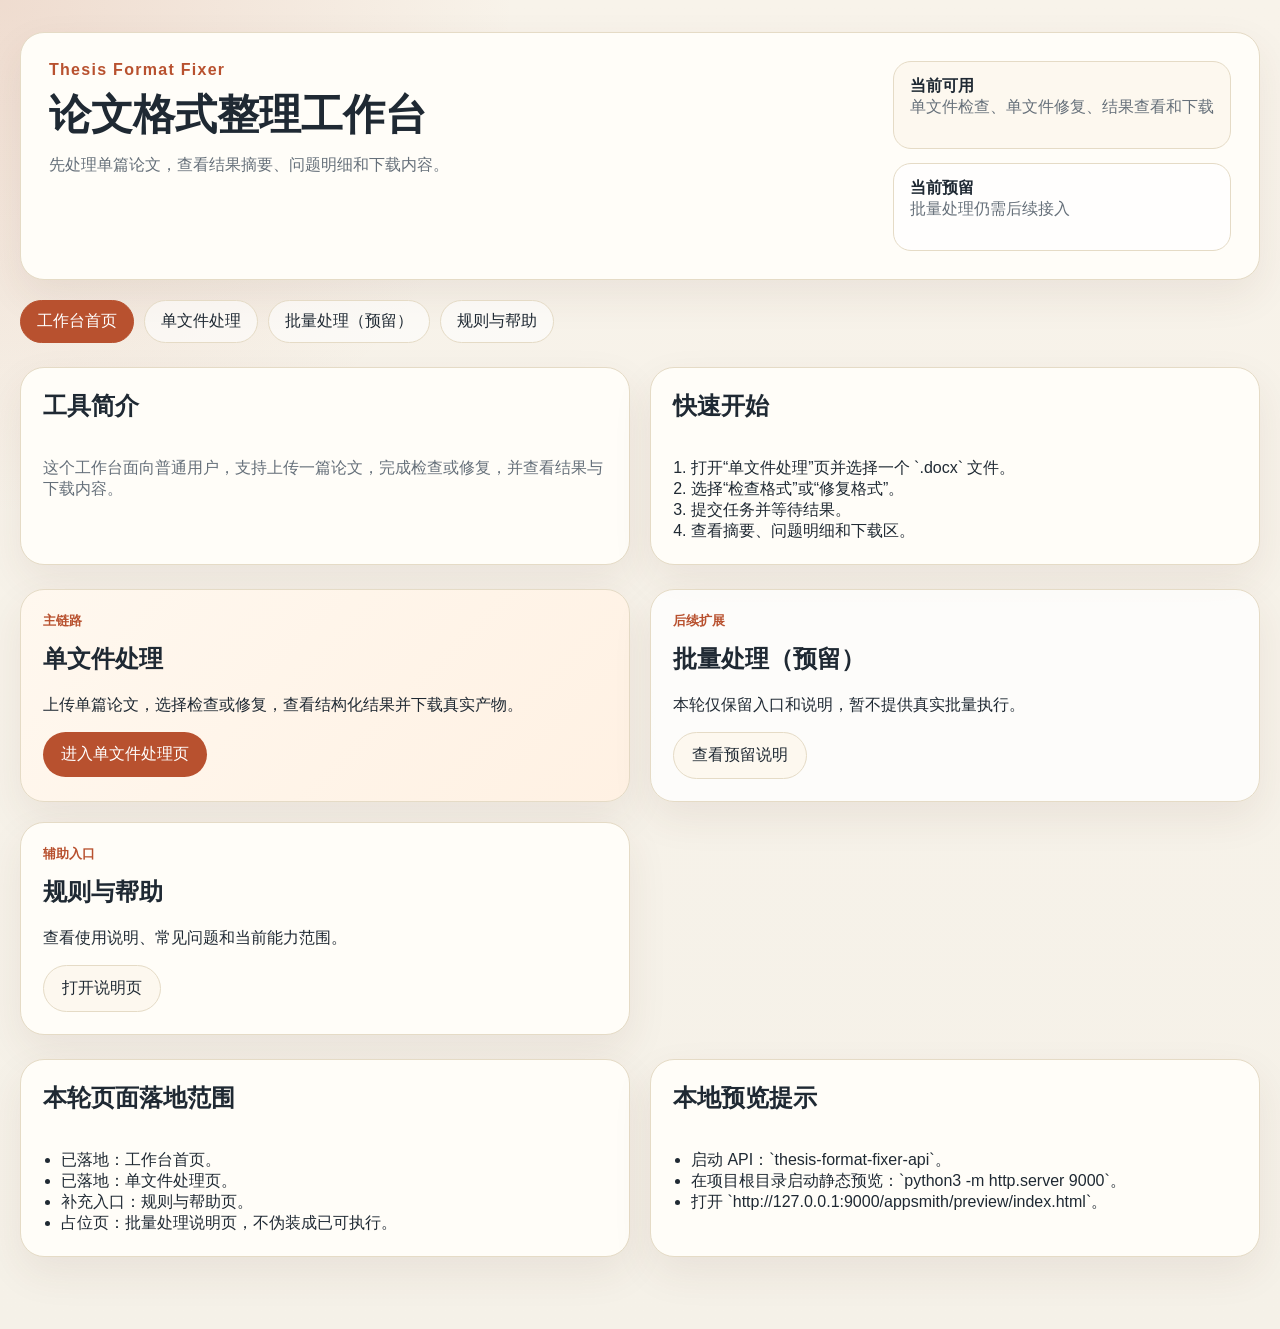
<file: appsmith/preview/index.html>
<!doctype html>
<html lang="zh-CN">
  <head>
    <meta charset="utf-8" />
    <meta name="viewport" content="width=device-width, initial-scale=1" />
    <title>论文格式工具工作台预览</title>
    <link rel="stylesheet" href="/appsmith/preview/styles.css" />
  </head>
  <body>
    <main class="page-shell">
      <header class="hero-card">
        <div>
          <p class="eyebrow">Thesis Format Fixer</p>
          <h1>论文格式整理工作台</h1>
          <p class="hero-copy">先处理单篇论文，查看结果摘要、问题明细和下载内容。</p>
        </div>
        <div class="hero-side">
          <div class="status-note">
            <strong>当前可用</strong>
            <p>单文件检查、单文件修复、结果查看和下载</p>
          </div>
          <div class="status-note muted">
            <strong>当前预留</strong>
            <p>批量处理仍需后续接入</p>
          </div>
        </div>
      </header>

      <section class="nav-strip">
        <a class="nav-link active" href="/appsmith/preview/index.html">工作台首页</a>
        <a class="nav-link" href="/appsmith/preview/single-file.html">单文件处理</a>
        <a class="nav-link" href="/appsmith/preview/batch-placeholder.html">批量处理（预留）</a>
        <a class="nav-link" href="/appsmith/preview/help.html">规则与帮助</a>
      </section>

      <section class="content-grid home-grid">
        <article class="panel">
          <div class="panel-header">
            <h2>工具简介</h2>
          </div>
          <p class="body-copy">
            这个工作台面向普通用户，支持上传一篇论文，完成检查或修复，并查看结果与下载内容。
          </p>
        </article>

        <article class="panel">
          <div class="panel-header">
            <h2>快速开始</h2>
          </div>
          <ol class="step-list">
            <li>打开“单文件处理”页并选择一个 `.docx` 文件。</li>
            <li>选择“检查格式”或“修复格式”。</li>
            <li>提交任务并等待结果。</li>
            <li>查看摘要、问题明细和下载区。</li>
          </ol>
        </article>
      </section>

      <section class="action-grid">
        <article class="action-card primary">
          <p class="summary-label">主链路</p>
          <h2>单文件处理</h2>
          <p>上传单篇论文，选择检查或修复，查看结构化结果并下载真实产物。</p>
          <a class="primary-button as-link" href="/appsmith/preview/single-file.html">进入单文件处理页</a>
        </article>

        <article class="action-card muted-card">
          <p class="summary-label">后续扩展</p>
          <h2>批量处理（预留）</h2>
          <p>本轮仅保留入口和说明，暂不提供真实批量执行。</p>
          <a class="secondary-button as-link" href="/appsmith/preview/batch-placeholder.html">查看预留说明</a>
        </article>

        <article class="action-card">
          <p class="summary-label">辅助入口</p>
          <h2>规则与帮助</h2>
          <p>查看使用说明、常见问题和当前能力范围。</p>
          <a class="secondary-button as-link" href="/appsmith/preview/help.html">打开说明页</a>
        </article>
      </section>

      <section class="content-grid">
        <article class="panel">
          <div class="panel-header">
            <h2>本轮页面落地范围</h2>
          </div>
          <ul class="plain-list">
            <li>已落地：工作台首页。</li>
            <li>已落地：单文件处理页。</li>
            <li>补充入口：规则与帮助页。</li>
            <li>占位页：批量处理说明页，不伪装成已可执行。</li>
          </ul>
        </article>

        <article class="panel">
          <div class="panel-header">
            <h2>本地预览提示</h2>
          </div>
          <ul class="plain-list">
            <li>启动 API：`thesis-format-fixer-api`。</li>
            <li>在项目根目录启动静态预览：`python3 -m http.server 9000`。</li>
            <li>打开 `http://127.0.0.1:9000/appsmith/preview/index.html`。</li>
          </ul>
        </article>
      </section>
    </main>
  </body>
  </html>
</file>
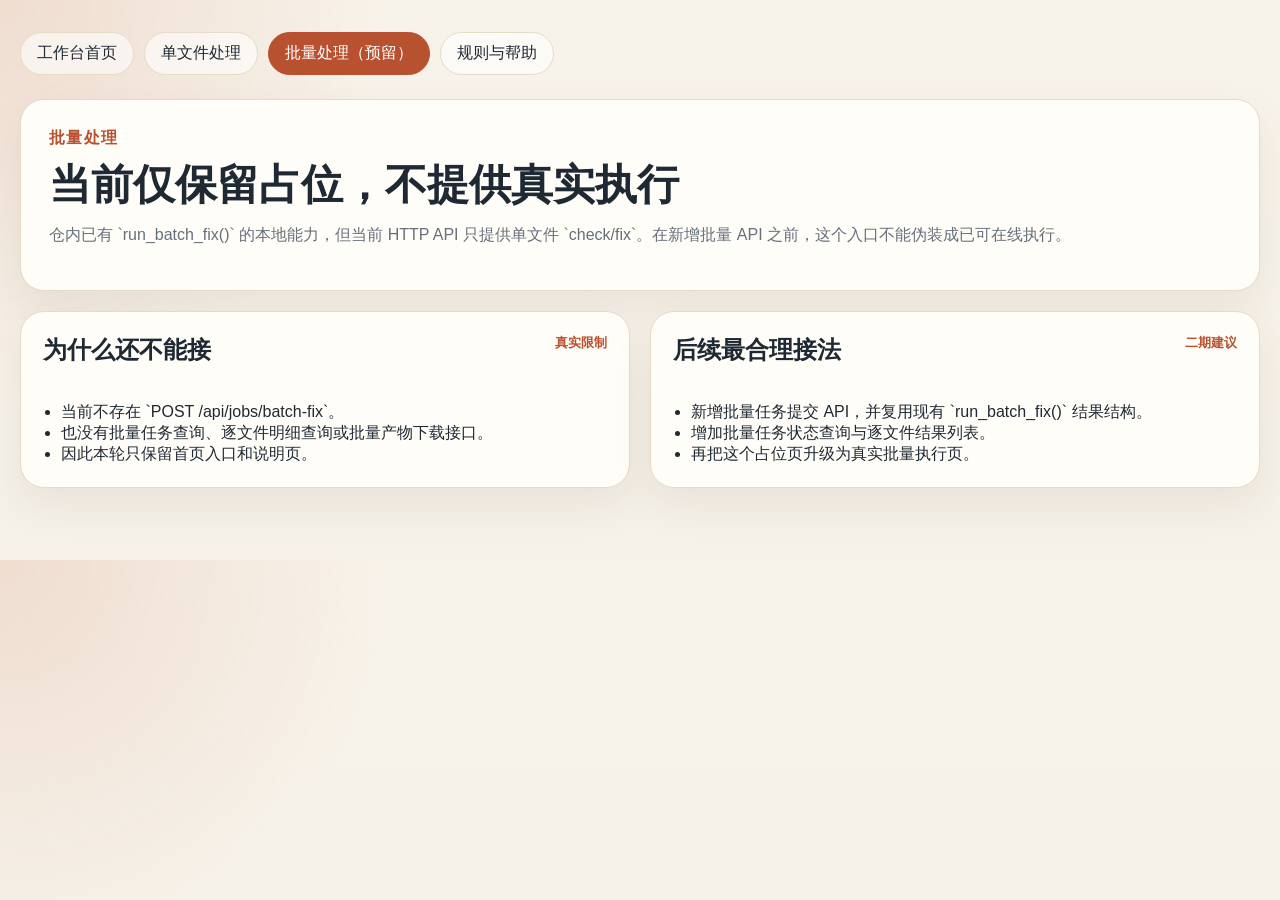
<file: appsmith/preview/batch-placeholder.html>
<!doctype html>
<html lang="zh-CN">
  <head>
    <meta charset="utf-8" />
    <meta name="viewport" content="width=device-width, initial-scale=1" />
    <title>批量处理预留页</title>
    <link rel="stylesheet" href="/appsmith/preview/styles.css" />
  </head>
  <body>
    <main class="page-shell">
      <section class="nav-strip">
        <a class="nav-link" href="/appsmith/preview/index.html">工作台首页</a>
        <a class="nav-link" href="/appsmith/preview/single-file.html">单文件处理</a>
        <a class="nav-link active" href="/appsmith/preview/batch-placeholder.html">批量处理（预留）</a>
        <a class="nav-link" href="/appsmith/preview/help.html">规则与帮助</a>
      </section>

      <section class="hero-card">
        <div>
          <p class="eyebrow">批量处理</p>
          <h1>当前仅保留占位，不提供真实执行</h1>
          <p class="hero-copy">
            仓内已有 `run_batch_fix()` 的本地能力，但当前 HTTP API 只提供单文件 `check/fix`。在新增批量 API 之前，这个入口不能伪装成已可在线执行。
          </p>
        </div>
      </section>

      <section class="content-grid">
        <article class="panel">
          <div class="panel-header">
            <h2>为什么还不能接</h2>
            <span class="panel-tag">真实限制</span>
          </div>
          <ul class="plain-list">
            <li>当前不存在 `POST /api/jobs/batch-fix`。</li>
            <li>也没有批量任务查询、逐文件明细查询或批量产物下载接口。</li>
            <li>因此本轮只保留首页入口和说明页。</li>
          </ul>
        </article>

        <article class="panel">
          <div class="panel-header">
            <h2>后续最合理接法</h2>
            <span class="panel-tag">二期建议</span>
          </div>
          <ul class="plain-list">
            <li>新增批量任务提交 API，并复用现有 `run_batch_fix()` 结果结构。</li>
            <li>增加批量任务状态查询与逐文件结果列表。</li>
            <li>再把这个占位页升级为真实批量执行页。</li>
          </ul>
        </article>
      </section>
    </main>
  </body>
  </html>
</file>
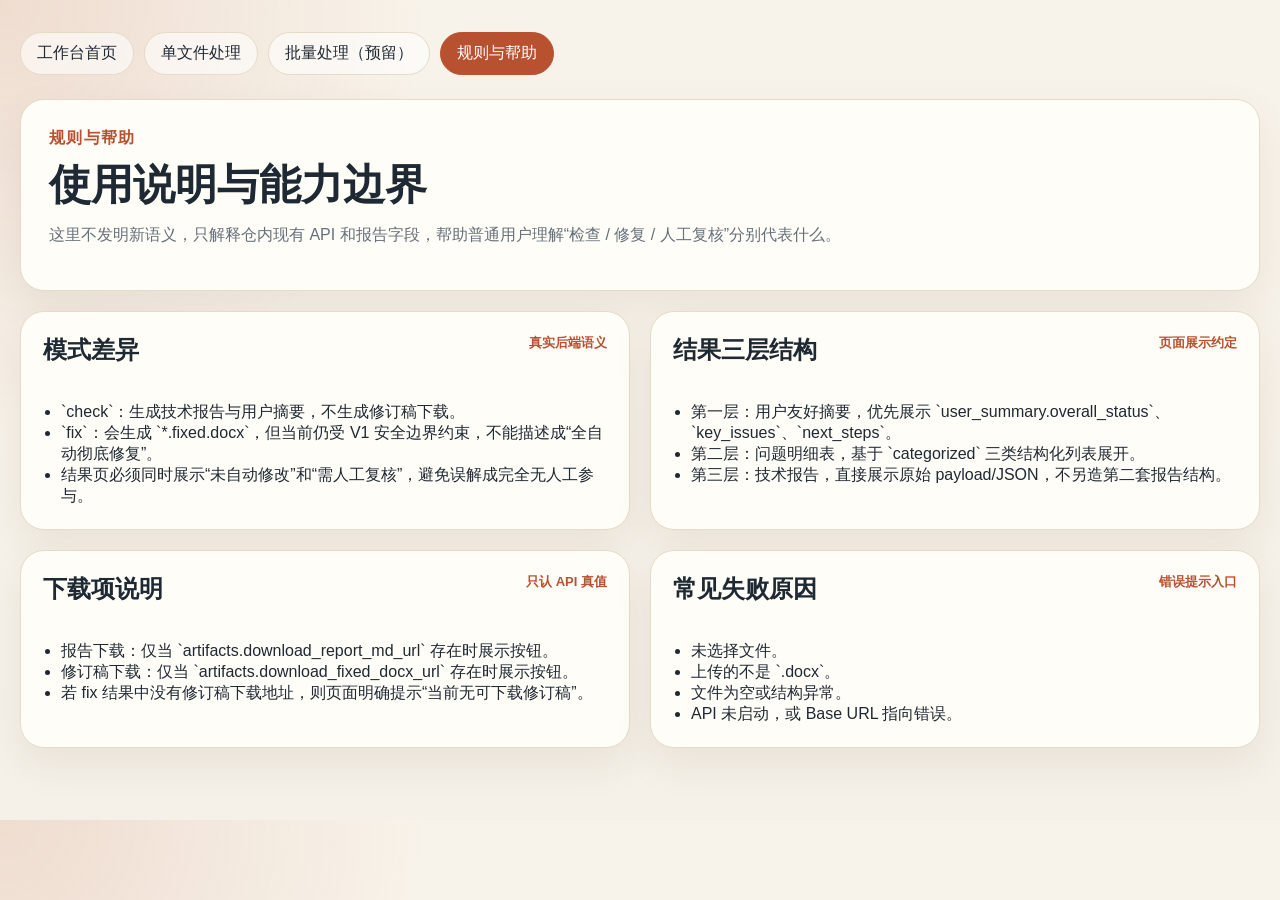
<file: appsmith/preview/help.html>
<!doctype html>
<html lang="zh-CN">
  <head>
    <meta charset="utf-8" />
    <meta name="viewport" content="width=device-width, initial-scale=1" />
    <title>规则与帮助</title>
    <link rel="stylesheet" href="/appsmith/preview/styles.css" />
  </head>
  <body>
    <main class="page-shell">
      <section class="nav-strip">
        <a class="nav-link" href="/appsmith/preview/index.html">工作台首页</a>
        <a class="nav-link" href="/appsmith/preview/single-file.html">单文件处理</a>
        <a class="nav-link" href="/appsmith/preview/batch-placeholder.html">批量处理（预留）</a>
        <a class="nav-link active" href="/appsmith/preview/help.html">规则与帮助</a>
      </section>

      <section class="hero-card">
        <div>
          <p class="eyebrow">规则与帮助</p>
          <h1>使用说明与能力边界</h1>
          <p class="hero-copy">
            这里不发明新语义，只解释仓内现有 API 和报告字段，帮助普通用户理解“检查 / 修复 / 人工复核”分别代表什么。
          </p>
        </div>
      </section>

      <section class="content-grid">
        <article class="panel">
          <div class="panel-header">
            <h2>模式差异</h2>
            <span class="panel-tag">真实后端语义</span>
          </div>
          <ul class="plain-list">
            <li>`check`：生成技术报告与用户摘要，不生成修订稿下载。</li>
            <li>`fix`：会生成 `*.fixed.docx`，但当前仍受 V1 安全边界约束，不能描述成“全自动彻底修复”。</li>
            <li>结果页必须同时展示“未自动修改”和“需人工复核”，避免误解成完全无人工参与。</li>
          </ul>
        </article>

        <article class="panel">
          <div class="panel-header">
            <h2>结果三层结构</h2>
            <span class="panel-tag">页面展示约定</span>
          </div>
          <ul class="plain-list">
            <li>第一层：用户友好摘要，优先展示 `user_summary.overall_status`、`key_issues`、`next_steps`。</li>
            <li>第二层：问题明细表，基于 `categorized` 三类结构化列表展开。</li>
            <li>第三层：技术报告，直接展示原始 payload/JSON，不另造第二套报告结构。</li>
          </ul>
        </article>

        <article class="panel">
          <div class="panel-header">
            <h2>下载项说明</h2>
            <span class="panel-tag">只认 API 真值</span>
          </div>
          <ul class="plain-list">
            <li>报告下载：仅当 `artifacts.download_report_md_url` 存在时展示按钮。</li>
            <li>修订稿下载：仅当 `artifacts.download_fixed_docx_url` 存在时展示按钮。</li>
            <li>若 fix 结果中没有修订稿下载地址，则页面明确提示“当前无可下载修订稿”。</li>
          </ul>
        </article>

        <article class="panel">
          <div class="panel-header">
            <h2>常见失败原因</h2>
            <span class="panel-tag">错误提示入口</span>
          </div>
          <ul class="plain-list">
            <li>未选择文件。</li>
            <li>上传的不是 `.docx`。</li>
            <li>文件为空或结构异常。</li>
            <li>API 未启动，或 Base URL 指向错误。</li>
          </ul>
        </article>
      </section>
    </main>
  </body>
  </html>
</file>
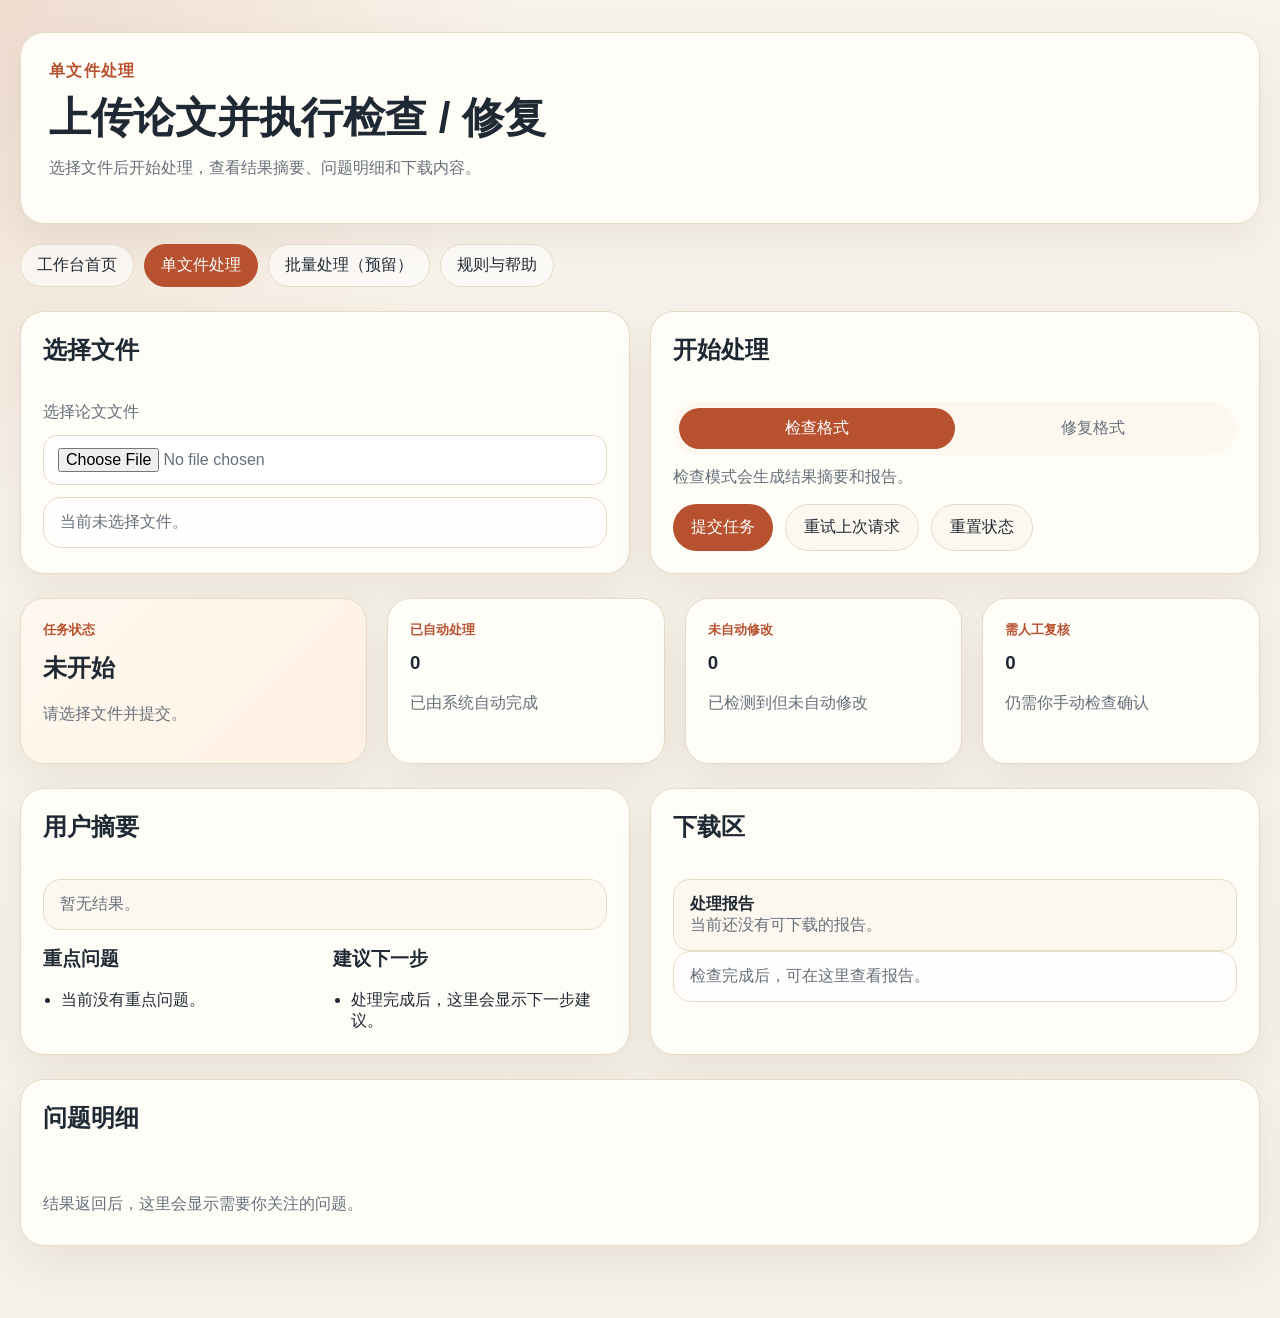
<file: appsmith/preview/single-file.html>
<!doctype html>
<html lang="zh-CN">
  <head>
    <meta charset="utf-8" />
    <meta name="viewport" content="width=device-width, initial-scale=1" />
    <title>论文格式工具单文件处理预览</title>
    <link rel="stylesheet" href="/appsmith/preview/styles.css" />
  </head>
  <body data-page="single-file">
    <main class="page-shell">
      <header class="hero-card">
        <div>
          <p class="eyebrow">单文件处理</p>
          <h1>上传论文并执行检查 / 修复</h1>
          <p class="hero-copy">选择文件后开始处理，查看结果摘要、问题明细和下载内容。</p>
        </div>
      </header>

      <section class="nav-strip">
        <a class="nav-link" href="/appsmith/preview/index.html">工作台首页</a>
        <a class="nav-link active" href="/appsmith/preview/single-file.html">单文件处理</a>
        <a class="nav-link" href="/appsmith/preview/batch-placeholder.html">批量处理（预留）</a>
        <a class="nav-link" href="/appsmith/preview/help.html">规则与帮助</a>
      </section>

      <section class="content-grid">
        <article class="panel">
          <div class="panel-header">
            <h2>选择文件</h2>
          </div>
          <div class="field-list">
            <label class="field-stack">
              <span>选择论文文件</span>
              <input id="fileInput" type="file" accept=".docx" />
            </label>
            <div class="status-box subtle" id="selectedFileInfo">当前未选择文件。</div>
          </div>
        </article>

        <article class="panel">
          <div class="panel-header">
            <h2>开始处理</h2>
          </div>
          <div class="mode-switch" role="tablist" aria-label="检查或修复">
            <button class="mode-button active" data-mode="check" type="button">检查格式</button>
            <button class="mode-button" data-mode="fix" type="button">修复格式</button>
          </div>
          <p class="helper-copy" id="modeDescription">检查模式会生成结果摘要和报告。</p>
          <div class="button-row">
            <button id="submitButton" class="primary-button" type="button">提交任务</button>
            <button id="retryButton" class="secondary-button" type="button">重试上次请求</button>
            <button id="resetButton" class="secondary-button" type="button">重置状态</button>
          </div>
        </article>
      </section>

      <section class="summary-grid">
        <article class="summary-card summary-main">
          <p class="summary-label">任务状态</p>
          <h2 id="jobStatusHeadline">未开始</h2>
          <p id="jobStatusCopy" class="summary-copy">请选择文件并提交。</p>
        </article>
        <article class="summary-card">
          <p class="summary-label">已自动处理</p>
          <h3 id="autoProcessedCount">0</h3>
          <p class="summary-copy">已由系统自动完成</p>
        </article>
        <article class="summary-card">
          <p class="summary-label">未自动修改</p>
          <h3 id="detectedCount">0</h3>
          <p class="summary-copy">已检测到但未自动修改</p>
        </article>
        <article class="summary-card">
          <p class="summary-label">需人工复核</p>
          <h3 id="manualReviewCount">0</h3>
          <p class="summary-copy">仍需你手动检查确认</p>
        </article>
      </section>

      <section class="content-grid lower-grid">
        <article class="panel">
          <div class="panel-header">
            <h2>用户摘要</h2>
          </div>
          <div class="status-box" id="overallStatusBox">暂无结果。</div>
          <div class="review-columns">
            <div>
              <h3>重点问题</h3>
              <ul id="keyIssues"></ul>
            </div>
            <div>
              <h3>建议下一步</h3>
              <ul id="nextSteps"></ul>
            </div>
          </div>
        </article>

        <article class="panel">
          <div class="panel-header">
            <h2>下载区</h2>
          </div>
          <div id="downloadList" class="download-list"></div>
          <div class="status-box subtle" id="downloadHint">
            当前没有可下载内容时，会在这里显示提示。
          </div>
        </article>
      </section>

      <section class="content-grid lower-grid">
        <article class="panel span-two">
          <div class="panel-header">
            <h2>问题明细</h2>
          </div>
          <div id="tableEmptyState" class="empty-state">结果返回后，这里会显示需要你关注的问题。</div>
          <div class="table-wrap" id="tableWrap" hidden>
            <table>
              <thead>
                <tr>
                  <th>类别</th>
                  <th>问题</th>
                  <th>当前情况</th>
                  <th>建议处理</th>
                </tr>
              </thead>
              <tbody id="detailTableBody"></tbody>
            </table>
          </div>
        </article>
      </section>
    </main>

    <script src="/appsmith/preview/app.js" defer></script>
  </body>
  </html>
</file>
<file: appsmith/preview/styles.css>
:root {
  --bg: #f5f1e8;
  --panel: #fffdf8;
  --panel-strong: #fdf8ef;
  --text: #1f2933;
  --muted: #66707a;
  --line: #e5dbc6;
  --accent: #b8512f;
  --accent-soft: #f4d9cf;
  --success: #256f48;
  --warn: #9a6700;
  --danger: #a6402d;
  --shadow: 0 16px 40px rgba(84, 57, 34, 0.08);
}

* {
  box-sizing: border-box;
}

body {
  margin: 0;
  font-family: "PingFang SC", "Noto Sans SC", sans-serif;
  color: var(--text);
  background:
    radial-gradient(circle at top left, rgba(184, 81, 47, 0.14), transparent 28%),
    linear-gradient(180deg, #f8f3ea 0%, var(--bg) 100%);
}

a {
  color: inherit;
  text-decoration: none;
}

.page-shell {
  max-width: 1280px;
  margin: 0 auto;
  padding: 32px 20px 48px;
}

.hero-card,
.panel,
.summary-card,
.action-card {
  background: var(--panel);
  border: 1px solid var(--line);
  border-radius: 24px;
  box-shadow: var(--shadow);
}

.hero-card {
  display: flex;
  justify-content: space-between;
  gap: 20px;
  padding: 28px;
  margin-bottom: 20px;
}

.hero-side,
.inline-meta {
  display: grid;
  gap: 14px;
}

.eyebrow {
  margin: 0 0 8px;
  color: var(--accent);
  font-weight: 700;
  letter-spacing: 0.08em;
}

h1,
h2,
h3,
p {
  margin-top: 0;
}

h1 {
  margin-bottom: 12px;
  font-size: clamp(28px, 4vw, 42px);
}

.hero-copy,
.helper-copy,
.placeholder-copy,
.summary-copy,
.empty-state,
label span,
input,
select,
.body-copy,
.status-note p,
.download-item p,
.summary-inline,
.status-box {
  color: var(--muted);
}

.nav-strip {
  display: flex;
  flex-wrap: wrap;
  gap: 10px;
  margin-bottom: 24px;
}

.nav-link {
  padding: 10px 16px;
  border-radius: 999px;
  border: 1px solid var(--line);
  background: rgba(255, 255, 255, 0.6);
}

.nav-link.active {
  background: var(--accent);
  color: #fff;
  border-color: var(--accent);
}

.status-note,
.status-box {
  border-radius: 18px;
  border: 1px solid var(--line);
  background: var(--panel-strong);
  padding: 14px 16px;
}

.status-note.muted,
.status-box.subtle {
  background: rgba(255, 255, 255, 0.75);
}

.status-box.danger {
  background: #fff1ee;
  border-color: #efc5ba;
  color: var(--danger);
}

.panel,
.summary-card,
.action-card {
  padding: 22px;
}

.content-grid,
.summary-grid,
.action-grid {
  display: grid;
  gap: 20px;
  margin-bottom: 24px;
}

.content-grid,
.action-grid {
  grid-template-columns: repeat(2, minmax(0, 1fr));
}

.summary-grid {
  grid-template-columns: 1.25fr repeat(3, minmax(0, 1fr));
}

.home-grid {
  align-items: stretch;
}

.summary-main,
.action-card.primary {
  background: linear-gradient(135deg, #fff8ef 0%, #fff1e3 100%);
}

.summary-label,
.panel-tag {
  font-size: 13px;
  font-weight: 700;
  color: var(--accent);
}

.panel-header {
  display: flex;
  justify-content: space-between;
  gap: 12px;
  align-items: start;
  margin-bottom: 16px;
}

.field-list,
.field-stack {
  display: grid;
  gap: 12px;
}

label {
  display: grid;
  gap: 8px;
}

input,
select {
  width: 100%;
  padding: 12px 14px;
  border-radius: 14px;
  border: 1px solid var(--line);
  background: #fff;
  font: inherit;
}

.mode-switch {
  display: flex;
  background: var(--panel-strong);
  padding: 6px;
  border-radius: 999px;
  margin-bottom: 12px;
}

.mode-button,
.primary-button,
.secondary-button {
  border: 0;
  border-radius: 999px;
  cursor: pointer;
  font: inherit;
}

.mode-button {
  flex: 1;
  background: transparent;
  color: var(--muted);
  padding: 10px 16px;
}

.mode-button.active {
  background: var(--accent);
  color: #fff;
}

.button-row {
  display: flex;
  flex-wrap: wrap;
  gap: 12px;
  margin-top: 14px;
}

.primary-button,
.secondary-button,
.as-link {
  display: inline-flex;
  align-items: center;
  justify-content: center;
  min-height: 44px;
  padding: 12px 18px;
}

.primary-button {
  background: var(--accent);
  color: #fff;
}

.secondary-button {
  background: var(--panel-strong);
  color: var(--text);
  border: 1px solid var(--line);
}

.compact-link {
  min-height: auto;
  padding: 8px 14px;
}

.plain-list,
.step-list,
ul {
  margin: 0;
  padding-left: 18px;
}

.action-card p:last-child,
.panel p:last-child {
  margin-bottom: 0;
}

.muted-card {
  background: rgba(255, 255, 255, 0.78);
}

.span-two {
  grid-column: span 2;
}

.table-wrap {
  overflow-x: auto;
}

table {
  width: 100%;
  border-collapse: collapse;
}

th,
td {
  padding: 14px 12px;
  border-bottom: 1px solid var(--line);
  text-align: left;
  vertical-align: top;
}

th {
  color: var(--muted);
  font-size: 14px;
}

.empty-state {
  padding: 24px 0 8px;
}

.download-list {
  display: grid;
  gap: 12px;
}

.download-item {
  display: flex;
  justify-content: space-between;
  gap: 12px;
  align-items: center;
  padding: 14px 16px;
  border: 1px solid var(--line);
  border-radius: 16px;
  background: var(--panel-strong);
}

.download-item.muted-download {
  justify-content: start;
}

.review-columns {
  display: grid;
  grid-template-columns: repeat(2, minmax(0, 1fr));
  gap: 16px;
  margin-top: 16px;
}

.text-danger {
  color: var(--danger);
}

@media (max-width: 980px) {
  .hero-card,
  .content-grid,
  .summary-grid,
  .action-grid,
  .review-columns {
    grid-template-columns: 1fr;
  }

  .hero-card {
    flex-direction: column;
  }

  .span-two {
    grid-column: auto;
  }
}
</file>
